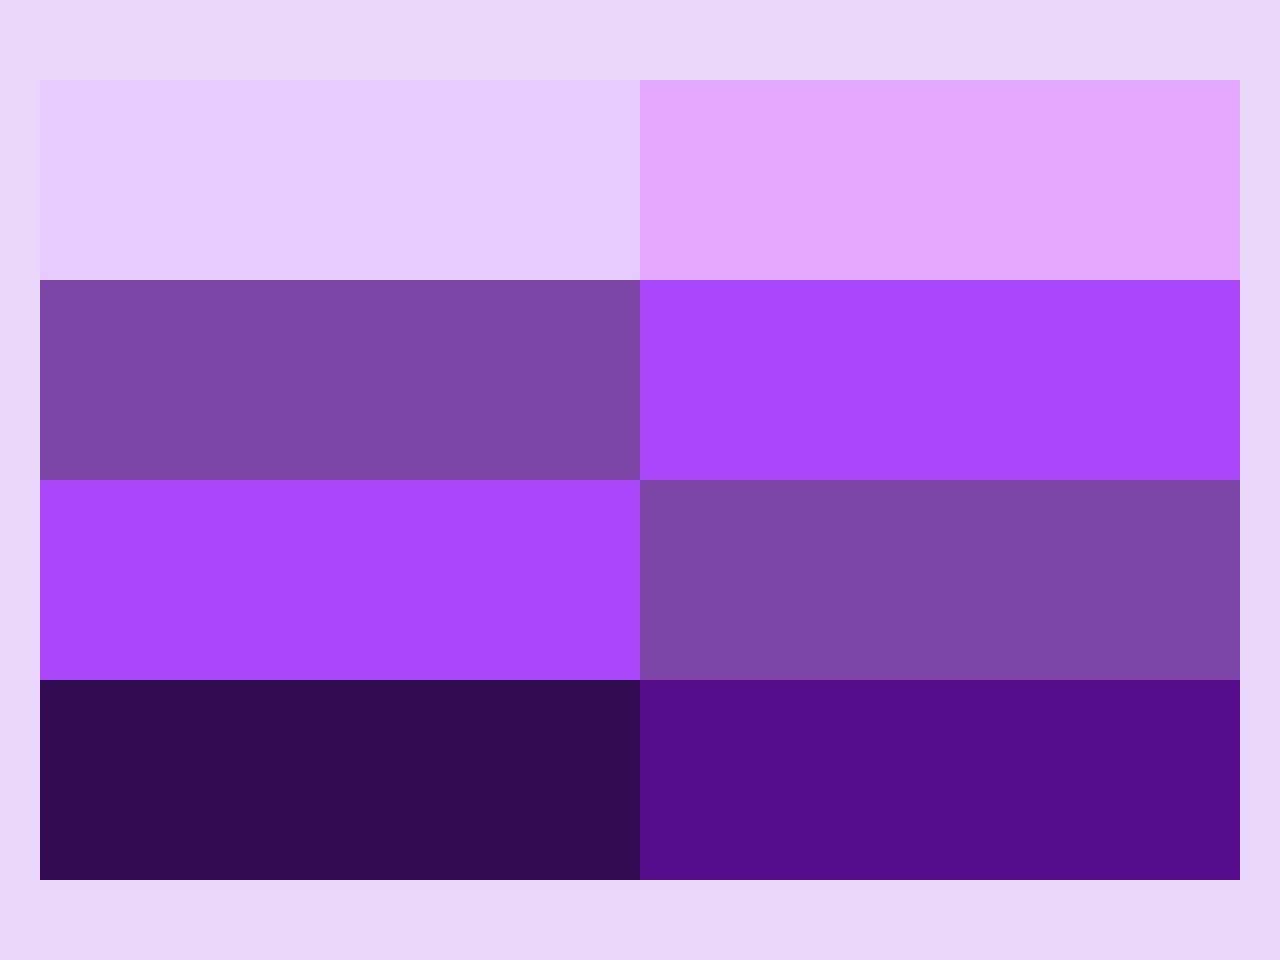
<file: Project_1/index.html>
<!DOCTYPE html>
<html lang="en">
<head>
    <meta charset="UTF-8">
    <meta name="viewport" content="width=device-width, initial-scale=1.0">
    <title>Project_1</title>
    <link rel="stylesheet" href="./index.css">
</head>
<body>
    <div class="parentbox">
        <section class="box_container">
            <div class="box b1"></div>
            <div class="box b2"></div>
        </section>
        <section class="box_container">
            <div class="box b3"></div>
            <div class="box b4"></div>
        </section>
        <section class="box_container">
            <div class="box b5"></div>
            <div class="box b6"></div>
        </section>
        <section class="box_container">
            <div class="box b7"></div>
            <div class="box b8"></div>
        </section>
    </div>
</body>
</html>
</file>
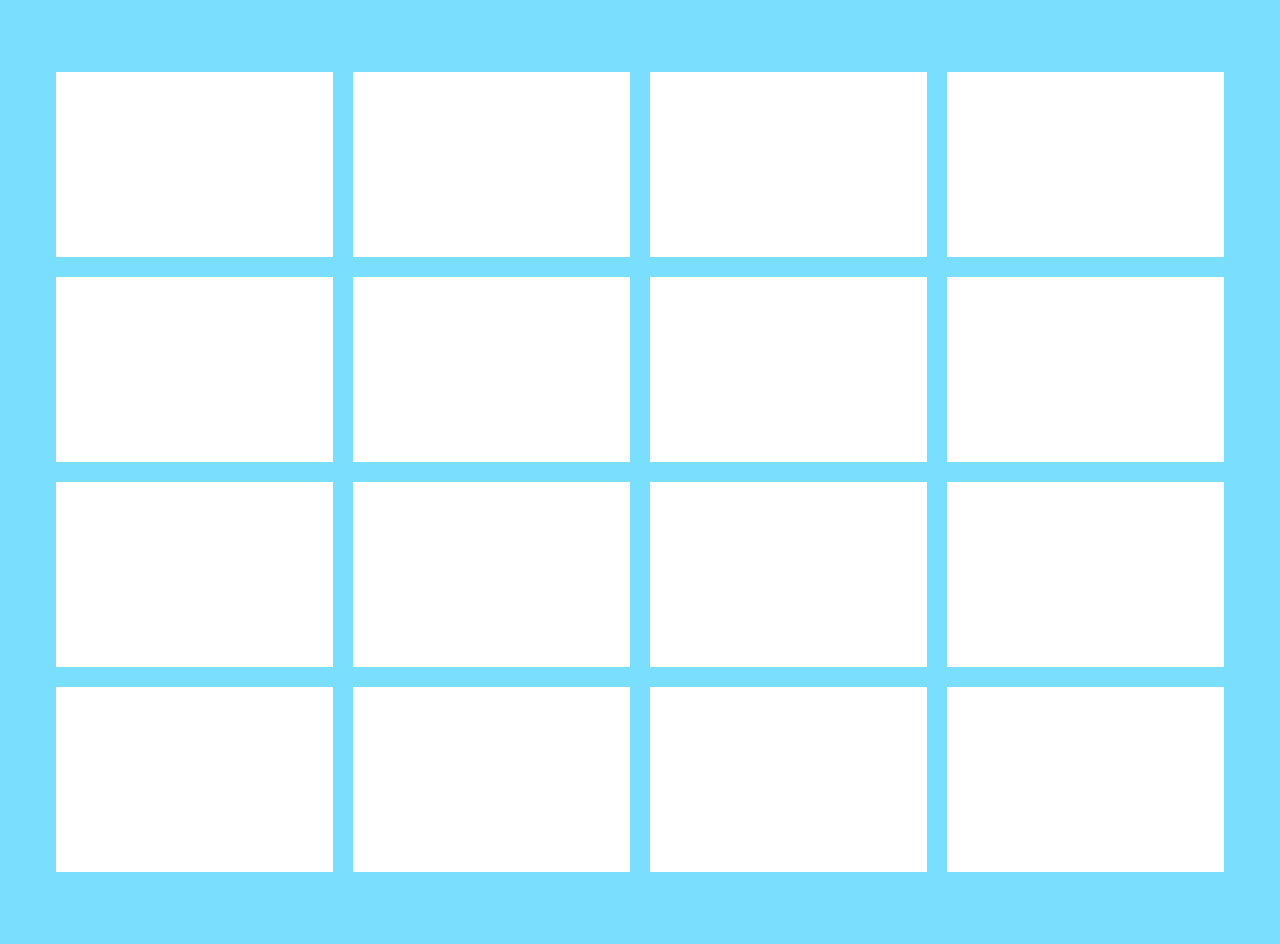
<file: Project_2/index.html>
<!DOCTYPE html>
<html lang="en">
<head>
    <meta charset="UTF-8">
    <meta name="viewport" content="width=device-width, initial-scale=1.0">
    <title>Project_2</title>
    <link rel="stylesheet" href="./index.css">
</head>
<body>
    <div class="parentbox">
        <div class="box"></div>
        <div class="box"></div>
        <div class="box"></div>
        <div class="box"></div>
        <div class="box"></div>
        <div class="box"></div>
        <div class="box"></div>
        <div class="box"></div>
        <div class="box"></div>
        <div class="box"></div>
        <div class="box"></div>
        <div class="box"></div>
        <div class="box"></div>
        <div class="box"></div>
        <div class="box"></div>
        <div class="box"></div>
    </div>
</body>
</html>
</file>
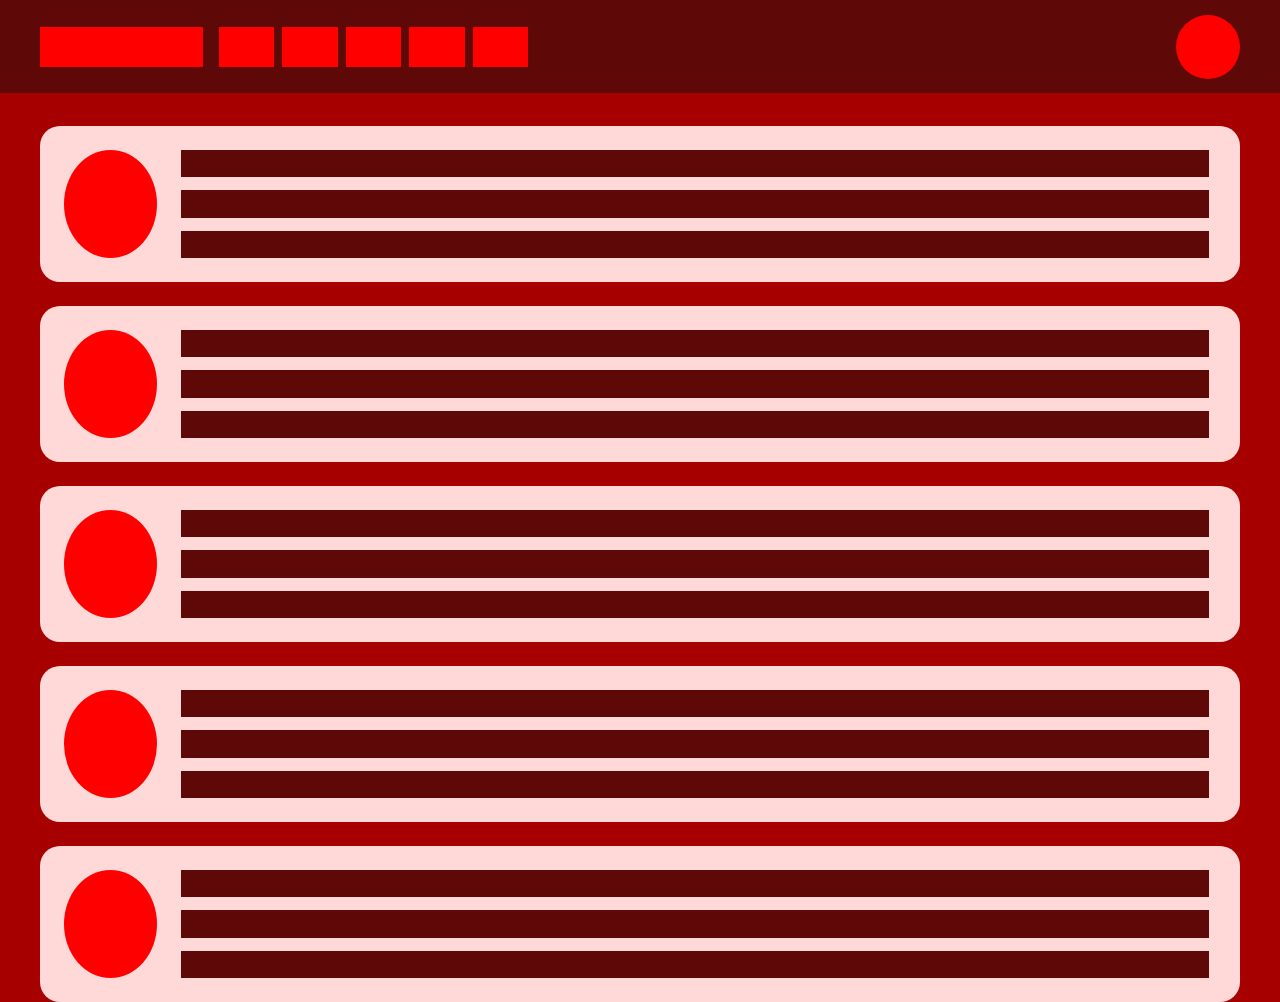
<file: Project_4/index.html>
<!DOCTYPE html>
<html lang="en">
<head>
    <meta charset="UTF-8">
    <meta name="viewport" content="width=device-width, initial-scale=1.0">
    <title>Project_4</title>
    <link rel="stylesheet" href="./index.css">
</head>
<body>
    <nav>
        <div class="navcontainer">
            <div class="leftnav">
                <div class="logo"></div>
                <div class="link"></div>
                <div class="link"></div>
                <div class="link"></div>
                <div class="link"></div>
                <div class="link"></div>
            </div>
            <div class="avtar"></div>
        </div>
    </nav>
    <main>
        <div class="card">
            <div class="circle"></div>
            <div class="linecontainer">
            <div class="line"></div>
            <div class="line"></div>
            <div class="line"></div>
            </div>
        </div>
        <div class="card">
            <div class="circle"></div>
            <div class="linecontainer">
            <div class="line"></div>
            <div class="line"></div>
            <div class="line"></div>
            </div>
        </div>
        <div class="card">
            <div class="circle"></div>
            <div class="linecontainer">
            <div class="line"></div>
            <div class="line"></div>
            <div class="line"></div>
            </div>
        </div>
        <div class="card">
            <div class="circle"></div>
            <div class="linecontainer">
            <div class="line"></div>
            <div class="line"></div>
            <div class="line"></div>
            </div>
        </div>
        <div class="card">
            <div class="circle"></div>
            <div class="linecontainer">
            <div class="line"></div>
            <div class="line"></div>
            <div class="line"></div>
            </div>
        </div>
    </main>
</body>
</html>
</file>
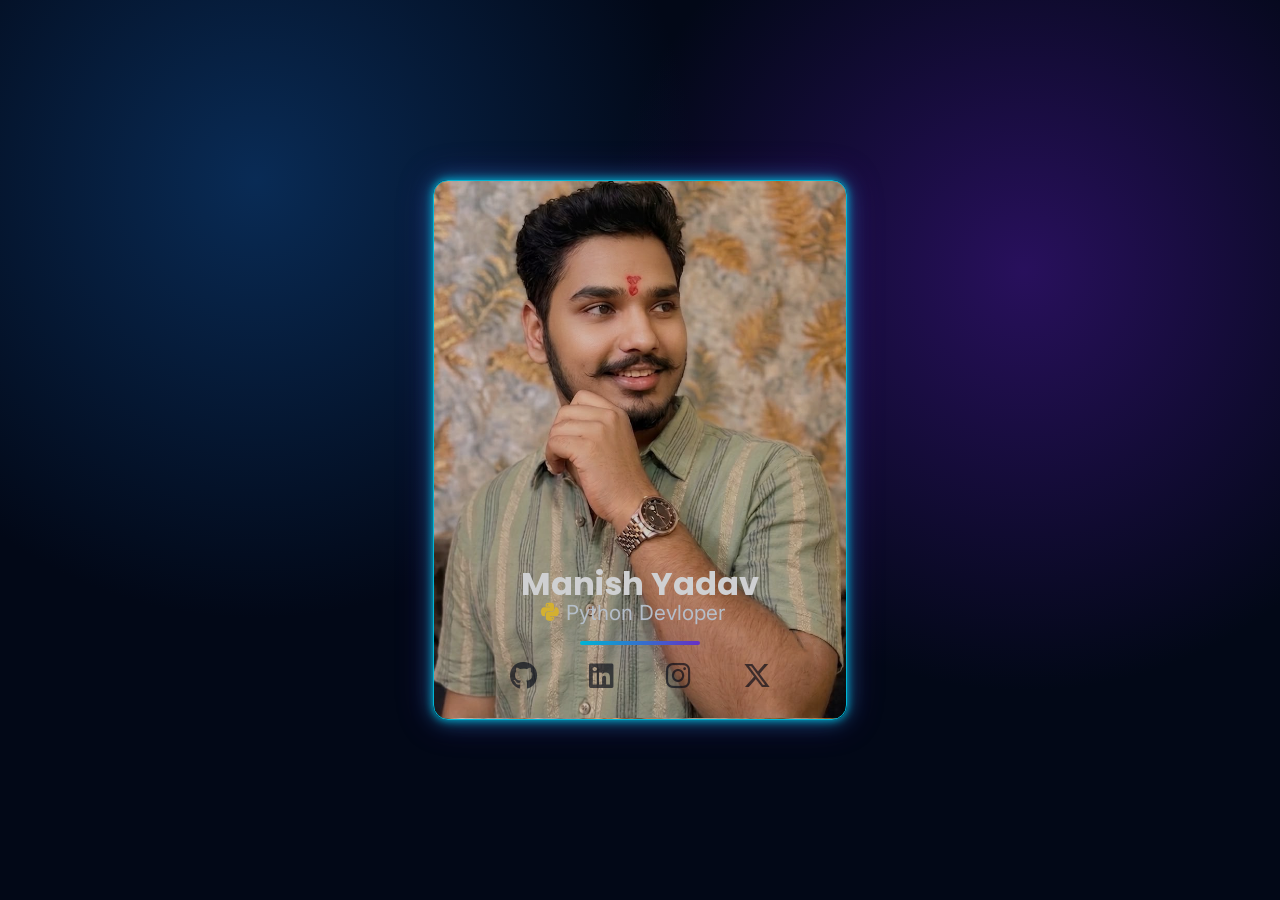
<file: Transiition_flip_flap_card/index.html>
<!DOCTYPE html>
<html lang="en">
<head>
    <meta charset="UTF-8">
    <meta name="viewport" content="width=device-width, initial-scale=1.0">
    <title>Flip Card</title>
    <link rel="stylesheet" href="./index.css">
    <link rel="stylesheet" href="https://cdnjs.cloudflare.com/ajax/libs/font-awesome/6.5.2/css/all.min.css">
</head>
<body>
    <section>
        <div class="card">
            <div class="front end">
                <h2>Manish Yadav</h2>
                <p><i class="fa-brands fa-python"></i>Python Devloper</p>
                <div class="line"></div>
                <div class="icon">
                    <a href="https://github.com/manishyadav762007" target="_blank"><i class="fab fa-github"></i></a>
                    <a href="www.linkedin.com/in/manish-yadav-a11089350" target="_blank"><i class="fab fa-linkedin"></i></a>
                    <a href="https://www.instagram.com/umang.yadavv" target="_blank"><i class="fab fa-instagram"></i></a>
                    <a href="#"><i class="fab fa-x-twitter"></i></a>
                </div>
            </div>
            <div class="back end">
                <h2>About Me</h2>
                <p>I'm a Python Devloper who loves turning ideas into clean,
                    effecient,and meaningful applications. Always learning,
                    building, and exploring new possibilities with code.
                </p>
                <ul class="info">
                    <li><i class="fa-brands fa-python"></i>Python Devloper</li>
                    <li><i class="fas fa-tools"></i>Problem Solver</li>
                    <li><i class="fas fa-graduation-cap"></i>Lifelong Learner</li>
                    <li><i class="fas fa-light fa-globe"></i>Open to New Opportunities</li>
                </ul>
                <a href="mailto:manishyadav762007@gmail.com" class="button"><i class="fas fa-envelope"></i>Let's Connect</a>
            </div>
        </div>
    </section>
</body>
</html>
</file>
<file: Project_1/index.css>
*{
    margin: 0;
    padding: 0;
    box-sizing: border-box;
}

body{
    background-color: #EBD6FB;
}

.parentbox{
    max-width: 1200px;
    height: 800px;
    background-color: antiquewhite;
    margin: 80px 60px;
}

.box_container{
    display: flex;
}

.box{
    background-color: aliceblue;
    width: 100%;
    height: 200px;
}

.b1{
    background-color: #E7CAFF;
}
.b2{
    background-color: #E3A7FF;
}
.b3,.b6{
    background-color: #7E45A8;
}
.b4, .b5{
    background-color: #AB47FB;
}
.b7{
    background-color: #340C53;
}
.b8{
    background-color: #560E8D;
}

@media screen and (width>1200px) {
    .parentbox{
    margin: 80px auto;
}
}

@media screen and (width<1200px) and (width>450px) {
    .parentbox{
    margin: 40px 24px;
}
}

@media screen and (width<450px) {
    .parentbox{
    margin: 24px 16px;
}
}
</file>
<file: Project_2/index.css>
*{
    margin: 0;
    padding: 0;
    box-sizing: border-box;
}

body{
    background-color: #7ADFFF;
}

.parentbox{
    max-width: 1200px;
    min-height: 800px;
    margin: 72px auto;
    display: grid;
    gap: 20px;
    grid-template-columns: repeat(4,1fr);
    padding: 0px 16px;
}

.box{
    background-color: #FFFFFF;
    
}

@media screen and (width>1200px) {
    .parentbox{
    grid-template-columns: repeat(4,1fr);
    margin: 72px auto;
}
}

@media screen and (width<1200px) and (width>450px) {
    .parentbox{
    grid-template-columns: repeat(2,1fr);
    margin: 48px auto;
    gap: 16px;
}
}

@media screen and (width<450px) {
   .parentbox{
    grid-template-columns: repeat(1,1fr);
    margin: 32px auto;
    gap: 16px;
}
}
</file>
<file: Project_4/index.css>
:root{
    --body:#A70000;
    --nav:#5E0808;
    --red:#FF0000;
    --brown:#5E0808;
    --white:#FFD8D8;
}

*{
    margin: 0;
    padding: 0;
    box-sizing: border-box;
}

body{
    background-color: var(--body);
}

nav{
    background-color: var(--nav);
}

.navcontainer{
    max-width: 1200px;
    height: 93px;
    margin: 0 auto;
    display: flex;
    align-items: center;
    justify-content: space-between;
}

.logo{
    background-color: var(--red);
    height: 40px;
    min-width: 163px;
    margin-right: 16px;
}

.link{
    background-color: var(--red);
    height: 40px;
    width: 100%;
    /* margin-right: 8px; */
}

.link:nth-child(n+1):nth-child(-n+5){
    margin-right: 8px;
}

.avtar{
    background-color: var(--red);
    height: 64px;
    width: 64px;
    border-radius: 50%;
}

.leftnav{
    display: flex;
    width: 488px;
    align-items: center;
    /* gap: 16px; */
}

main{
    margin: 33px auto;
    max-width: 1200px;
    height: 85vh;
    display: flex;
    flex-direction: column;
    gap: 24px;
}
.card{
    max-width: 1200px;
    height: 20vh;
    background-color: var(--white);
    display: flex;
    align-items: center;
    border-radius: 20px;
}

.circle{
    width: 12vh;
    height: 12vh;
    background-color: var(--red);
    border-radius: 50%;
    margin: 24px;
}

.linecontainer{
    width: 100%;
    height: 12vh;
    margin-right: 24px;
    display: flex;
    flex-direction: column;
}

.line{
    background-color: var(--brown);
    width: 1028px;
    height: 4vh;
}

.line:nth-child(2){
    margin: 13px 0px;
}

@media screen and (width<1200px) and (width>450px) {

}

@media screen and (width<450px) {

}
</file>
<file: Transiition_flip_flap_card/index.css>
@import url('https://fonts.googleapis.com/css2?family=DM+Sans:ital,opsz,wght@0,9..40,100..1000;1,9..40,100..1000&family=Poppins:ital,wght@0,100;0,200;0,300;0,400;0,500;0,600;0,700;0,800;0,900;1,100;1,200;1,300;1,400;1,500;1,600;1,700;1,800;1,900&family=Space+Grotesk&display=swap');
@import url('https://fonts.googleapis.com/css2?family=DM+Sans:ital,opsz,wght@0,9..40,100..1000;1,9..40,100..1000&family=Inter:ital,opsz,wght@0,14..32,100..900;1,14..32,100..900&family=Poppins:ital,wght@0,100;0,200;0,300;0,400;0,500;0,600;0,700;0,800;0,900;1,100;1,200;1,300;1,400;1,500;1,600;1,700;1,800;1,900&family=Space+Grotesk&display=swap');
@import url('https://fonts.googleapis.com/css2?family=Caveat:wght@400..700&family=DM+Sans:ital,opsz,wght@0,9..40,100..1000;1,9..40,100..1000&family=Inter:ital,opsz,wght@0,14..32,100..900;1,14..32,100..900&family=Poppins:ital,wght@0,100;0,200;0,300;0,400;0,500;0,600;0,700;0,800;0,900;1,100;1,200;1,300;1,400;1,500;1,600;1,700;1,800;1,900&family=Space+Grotesk&display=swap');

*{
    margin: 0;
    padding: 0;
    box-sizing: border-box;
}

body{
    background: radial-gradient(
        circle at 20% 20%,
        #092b55 0%,
        transparent 35%),
        radial-gradient(
            circle at 80% 30%,
            #28105c 0%,
            transparent 35%),
            #020817;
    display: flex;
    justify-content: center;
    align-items: center;
    width: 100vw;
    height: 100vh;
}

section{
    perspective: 1000px;
}

.card{
    width: 46vh;
    height: 60vh;
    position: relative;
    transition: transform 1s cubic-bezier(0.4, 0, 0.2, 1), color 0.4s ease;
    transform-style: preserve-3d;
}

.end{
    width: 100%;
    height: 100%;
}

.front{
    width: 46vh;
    height: 60vh;
    background-image: url(Umang.jpeg);
    background-size: 113%;
    background-position: 75% 101%;
    border-radius: 15px;
    filter: brightness(0.83) contrast(1.01);
    border: 1px solid #00d9ff;
    box-shadow:
        0 0 8px #00d9ff,
        0 0 20px rgba(0, 217, 255, 0.5),
        0 0 35px rgba(124, 58, 237, 0.35);
    display: flex;
    justify-content: center;
    flex-direction: column;
    align-items: center;
    position: absolute;
}

.front h2{
    font-family: "Poppins", sans-serif;
    font-size: 2rem;
    color: #f8fafc;
    margin-top: 85%;
    margin-bottom: -2%;
    white-space: nowrap;

}

.front p{
    font-family: "Inter", sans-serif;
    font-size: 1.3rem;
    color: #dce7f5f8;
    white-space: nowrap;
    margin-right: 5%;
}

.front i{
    color: #ffd43b;
    margin-right: 4%;
}

.line{
    background: linear-gradient(
        90deg,
        #00d9ff,
        #7c3aed
    );;
    width: 120px;
    height: 4px;
    border-radius: 10px;
    box-shadow:
        0 0 35px rgba(124, 58, 237, 0.35);
    margin-top: 4%;
}

.icon{
    display: flex;
    gap: 52px;
    margin-top: 4%
}

.icon i{
    color: #020817a1;
    font-size: 28px;
    cursor: pointer;
}

.icon i:hover{
    color: #38bdf8;
    border-color: #38bdf8;

    box-shadow: 0 0 15px rgba(56, 189, 248, 0.5);
    transform: scale(1.4);
}

.card:hover{
    transform: rotateY(180deg);
}

.back{
    border: 1px solid #00d9ff;
    border-radius: 15px;
    background:
        radial-gradient(
            circle at 85% 15%,
            rgba(37, 99, 235, 0.16),
            transparent 35%
        ),
        linear-gradient(
            145deg,
            #081d3a 0%,
            #06152c 50%,
            #080d25 100%
        );
    box-shadow:
        0 0 8px #00d9ff,
        0 0 20px rgba(0, 217, 255, 0.5),
        0 0 35px rgba(124, 58, 237, 0.35);
    display: flex;
    align-items: center;
    flex-direction: column;
    position: relative;
    transform: rotateY(-180deg);
    position: absolute;
    backface-visibility: hidden;
}

.back h2{
    font-family: "Poppins", sans-serif;
    font-size: 2rem;
    color: #f8fafc;
    margin-top: 5%;
    white-space: nowrap;
}

.back p{
    font-family: "Inter", sans-serif;
    font-size: 1rem;
    color: #cbd5e1;
    text-align: center;
    margin: 5% 2%;
}

.back ul{
    list-style: none;
    font-family: "Inter", sans-serif;
    font-size: 1.2rem;
    color: #dbeafe;
    text-shadow: 0 0 8px rgba(56, 189, 248, 0.5);
    margin: 0% 2%;
    display: flex;
    flex-direction: column;
    gap: 10%;
    margin-top: 6%;
    margin-right: 6%;
    white-space: nowrap;
}

.back i{
    margin-right: 4%;
    color: #38bdf8;
}

.button{
    background: linear-gradient(
        90deg,
        #06b6d4 0%,
        #2563eb 50%,
        #7c3aed 100%
    );

    color: #ffffff;

    border: 1px solid rgba(56, 189, 248, 0.6);

    box-shadow:
        0 0 15px rgba(6, 182, 212, 0.25);
    white-space: nowrap;
    padding: 4%;
    margin-top: 24%;
    text-decoration: none;
    border-radius: 15px;
}

.button i{
    color: #000000;
}
</file>
